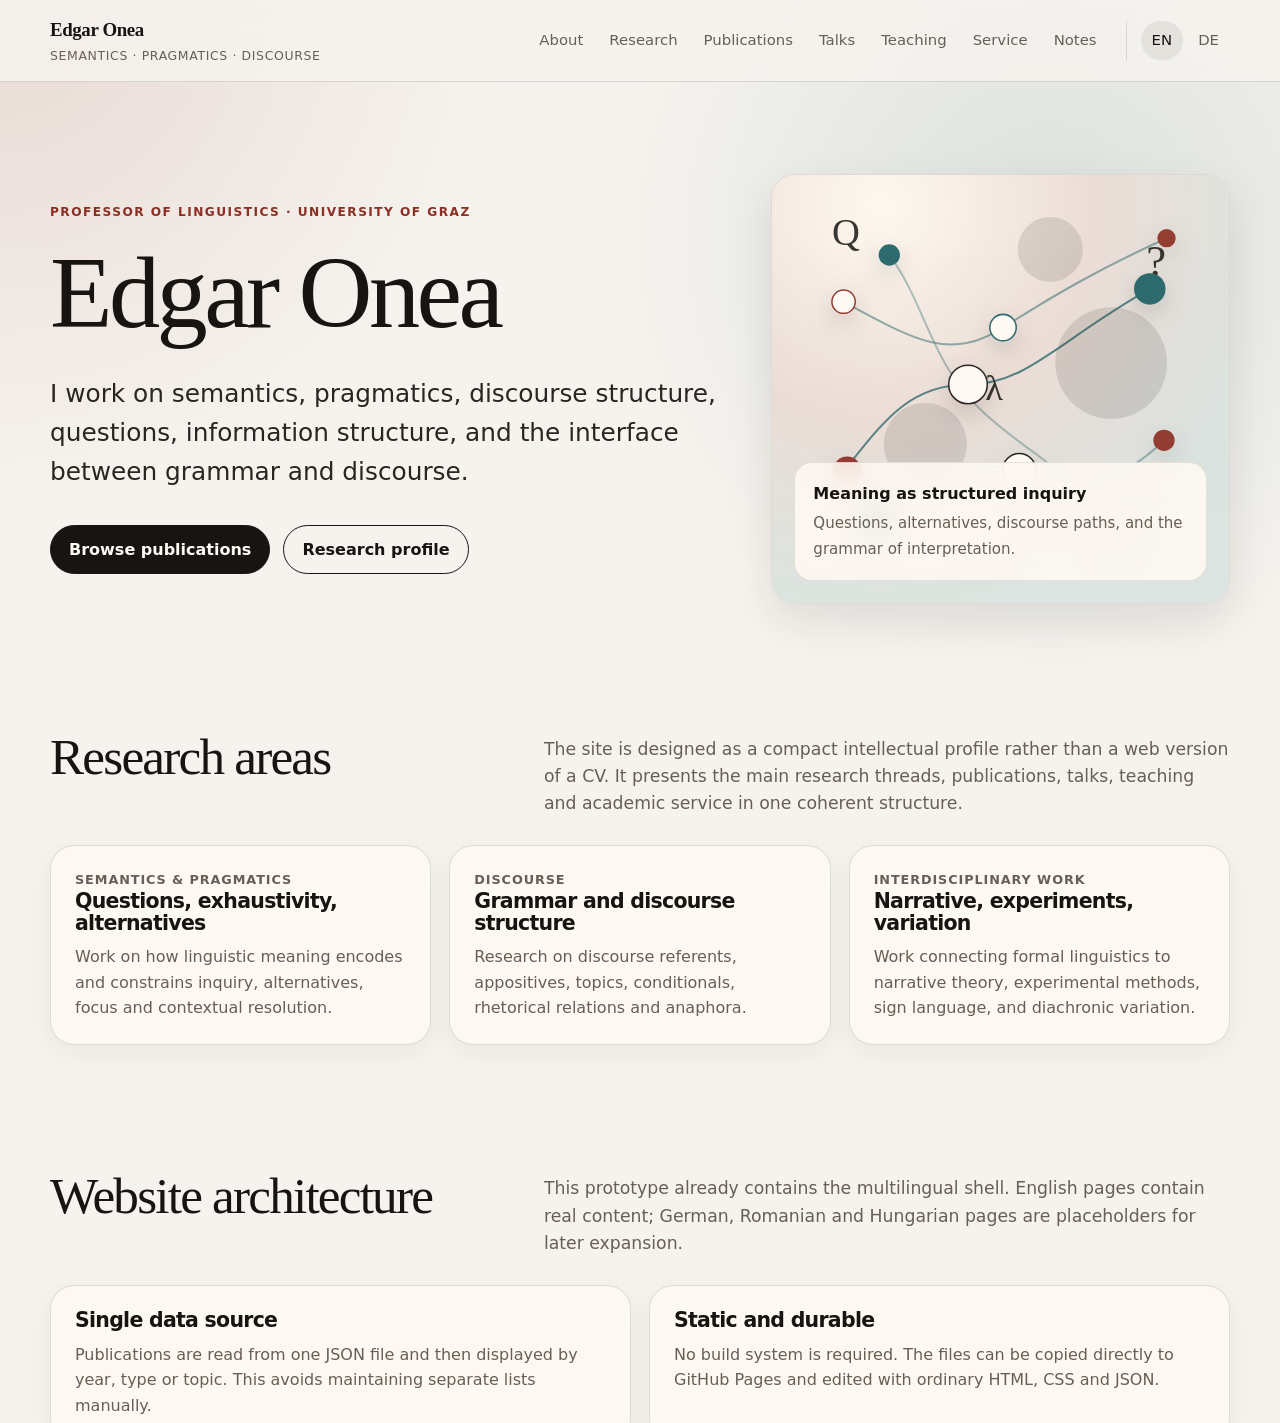
<file: index.html>
<!doctype html>
<html lang="en">
<head>
  <meta charset="utf-8">
  <meta name="viewport" content="width=device-width, initial-scale=1">
  <meta http-equiv="refresh" content="0; url=en/">
  <title>Edgar Onea</title>
  <link rel="canonical" href="en/">
</head>
<body>
  <p>Redirecting to <a href="en/">English homepage</a>.</p>
</body>
</html>
</file>
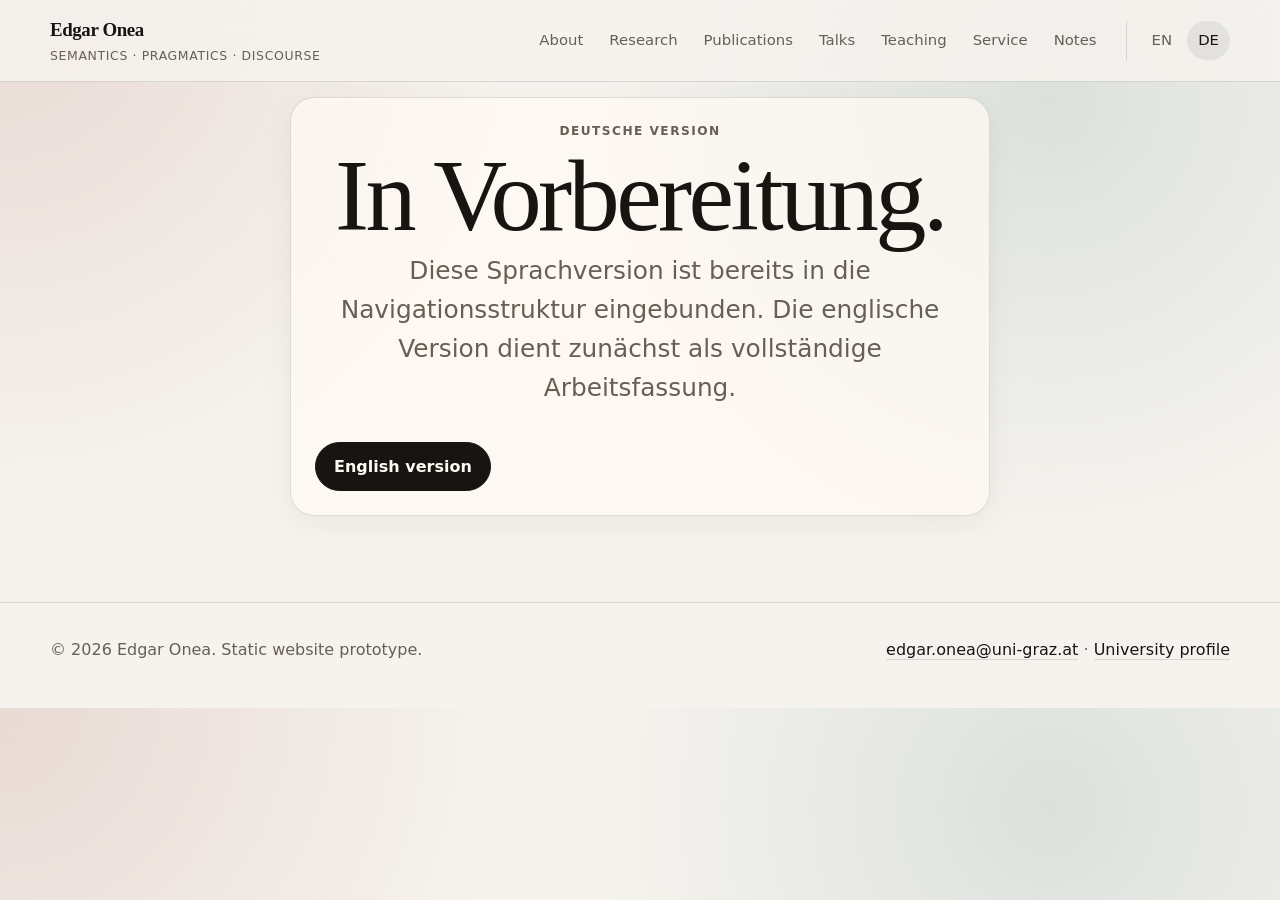
<file: de/index.html>
<!doctype html>
<html lang="de">
<head>
  <meta charset="utf-8">
  <meta name="viewport" content="width=device-width, initial-scale=1">
  <title>Deutsch · Edgar Onea</title>
  <link rel="stylesheet" href="../assets/css/styles.css">
  <script defer src="../assets/js/site.js"></script>
</head>
<body data-lang="de" data-page="home">
  <div id="site-header"></div>
  <main class="placeholder">
    <section class="card">
      <p class="eyebrow">Deutsche Version</p>
      <h1>In Vorbereitung.</h1>
      <p class="lead">Diese Sprachversion ist bereits in die Navigationsstruktur eingebunden. Die englische Version dient zunächst als vollständige Arbeitsfassung.</p>
      <div class="hero-actions"><a class="button" href="/en/">English version</a></div>
    </section>
  </main>
  <div id="site-footer"></div>
</body>
</html>
</file>
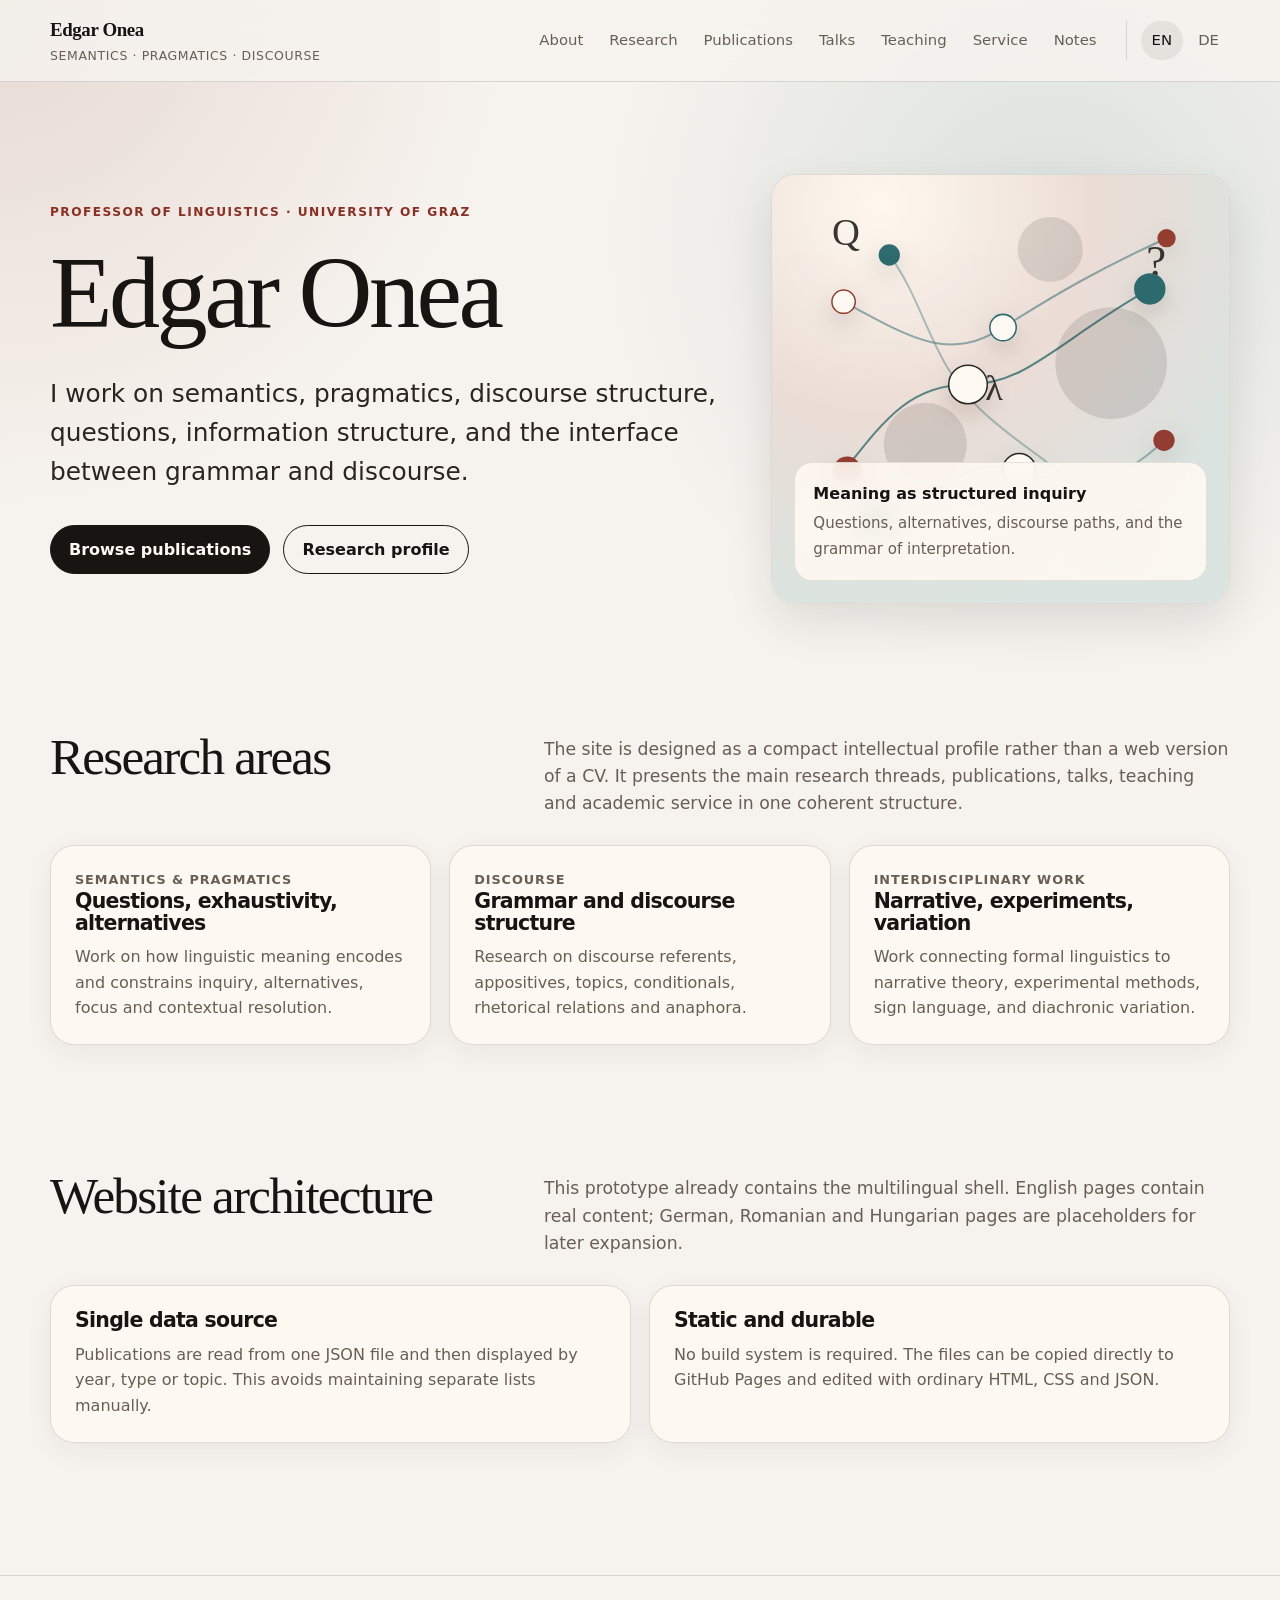
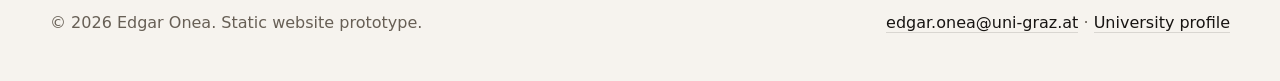
<file: en/index.html>
<!doctype html>
<html lang="en">
<head>
  <meta charset="utf-8">
  <meta name="viewport" content="width=device-width, initial-scale=1">
  <meta name="description" content="Edgar Onea, Professor of Linguistics at the University of Graz. Semantics, pragmatics, discourse, questions, and information structure.">
  <title>Edgar Onea · Linguistics</title>
  <link rel="stylesheet" href="../assets/css/styles.css">
  <script defer src="../assets/js/site.js"></script>
</head>
<body data-lang="en" data-page="home">
  <div id="site-header"></div>
  <main>
    <section class="hero">
      <div>
        <p class="eyebrow">Professor of Linguistics · University of Graz</p>
        <h1>Edgar Onea</h1>
        <p class="lead">I work on semantics, pragmatics, discourse structure, questions, information structure, and the interface between grammar and discourse.</p>
        <div class="hero-actions">
          <a class="button" href="publications.html">Browse publications</a>
          <a class="button secondary" href="research.html">Research profile</a>
        </div>
      </div>
      <aside class="visual-card" aria-label="Abstract discourse graphic">
        <img src="../assets/img/discourse-map.svg" alt="Abstract map of discourse paths and semantic alternatives">
        <div class="visual-caption">
          <strong>Meaning as structured inquiry</strong>
          <span>Questions, alternatives, discourse paths, and the grammar of interpretation.</span>
        </div>
      </aside>
    </section>

    <section class="section">
      <div class="section-head">
        <h2>Research areas</h2>
        <p>The site is designed as a compact intellectual profile rather than a web version of a CV. It presents the main research threads, publications, talks, teaching and academic service in one coherent structure.</p>
      </div>
      <div class="grid three">
        <article class="card">
          <p class="meta">Semantics & pragmatics</p>
          <h3>Questions, exhaustivity, alternatives</h3>
          <p>Work on how linguistic meaning encodes and constrains inquiry, alternatives, focus and contextual resolution.</p>
        </article>
        <article class="card">
          <p class="meta">Discourse</p>
          <h3>Grammar and discourse structure</h3>
          <p>Research on discourse referents, appositives, topics, conditionals, rhetorical relations and anaphora.</p>
        </article>
        <article class="card">
          <p class="meta">Interdisciplinary work</p>
          <h3>Narrative, experiments, variation</h3>
          <p>Work connecting formal linguistics to narrative theory, experimental methods, sign language, and diachronic variation.</p>
        </article>
      </div>
    </section>

    <section class="section">
      <div class="section-head">
        <h2>Website architecture</h2>
        <p>This prototype already contains the multilingual shell. English pages contain real content; German, Romanian and Hungarian pages are placeholders for later expansion.</p>
      </div>
      <div class="grid two">
        <article class="card">
          <h3>Single data source</h3>
          <p>Publications are read from one JSON file and then displayed by year, type or topic. This avoids maintaining separate lists manually.</p>
        </article>
        <article class="card">
          <h3>Static and durable</h3>
          <p>No build system is required. The files can be copied directly to GitHub Pages and edited with ordinary HTML, CSS and JSON.</p>
        </article>
      </div>
    </section>
  </main>
  <div id="site-footer"></div>
</body>
</html>
</file>
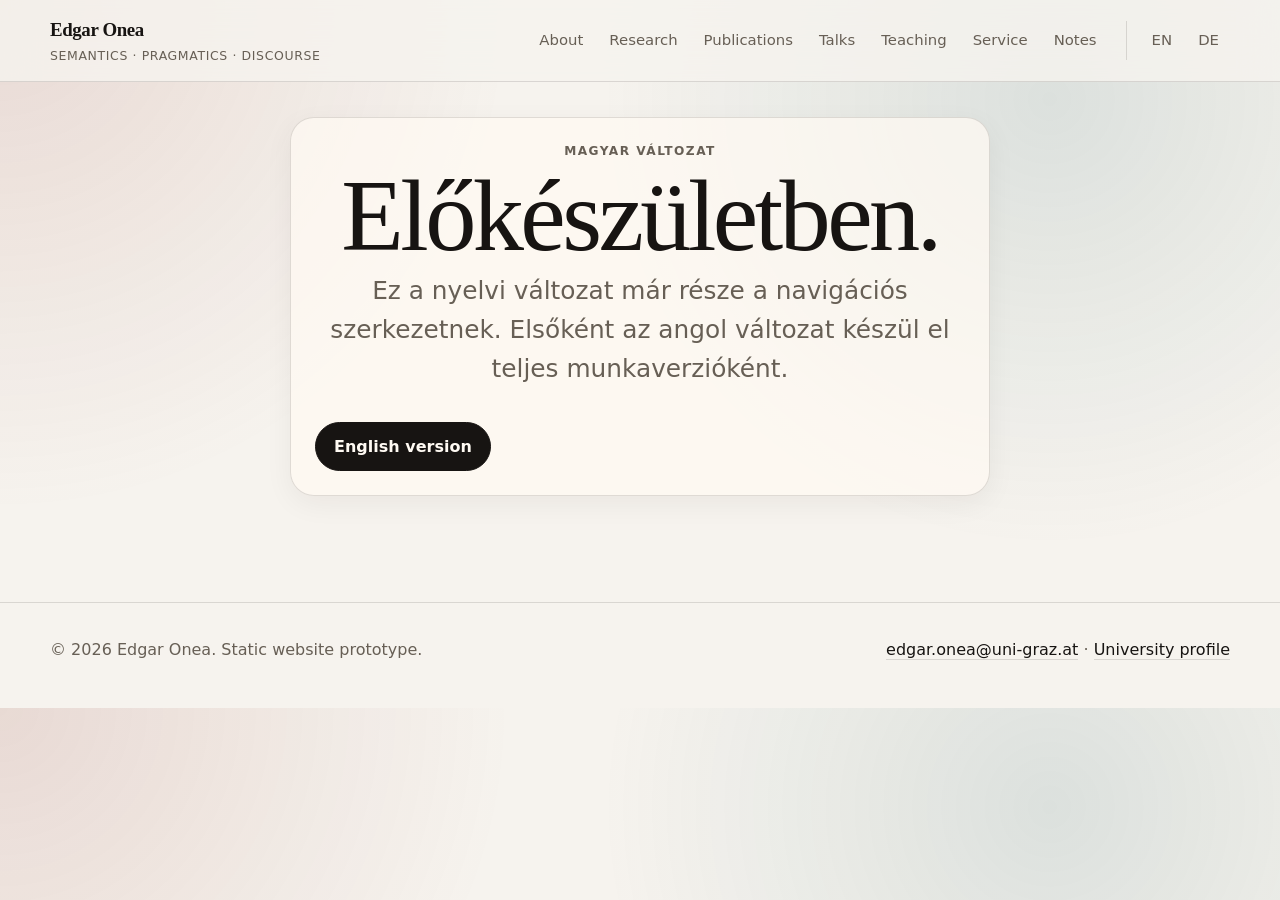
<file: hu/index.html>
<!doctype html>
<html lang="hu">
<head>
  <meta charset="utf-8">
  <meta name="viewport" content="width=device-width, initial-scale=1">
  <title>Magyar · Edgar Onea</title>
  <link rel="stylesheet" href="../assets/css/styles.css">
  <script defer src="../assets/js/site.js"></script>
</head>
<body data-lang="hu" data-page="home">
  <div id="site-header"></div>
  <main class="placeholder">
    <section class="card">
      <p class="eyebrow">Magyar változat</p>
      <h1>Előkészületben.</h1>
      <p class="lead">Ez a nyelvi változat már része a navigációs szerkezetnek. Elsőként az angol változat készül el teljes munkaverzióként.</p>
      <div class="hero-actions"><a class="button" href="/en/">English version</a></div>
    </section>
  </main>
  <div id="site-footer"></div>
</body>
</html>
</file>
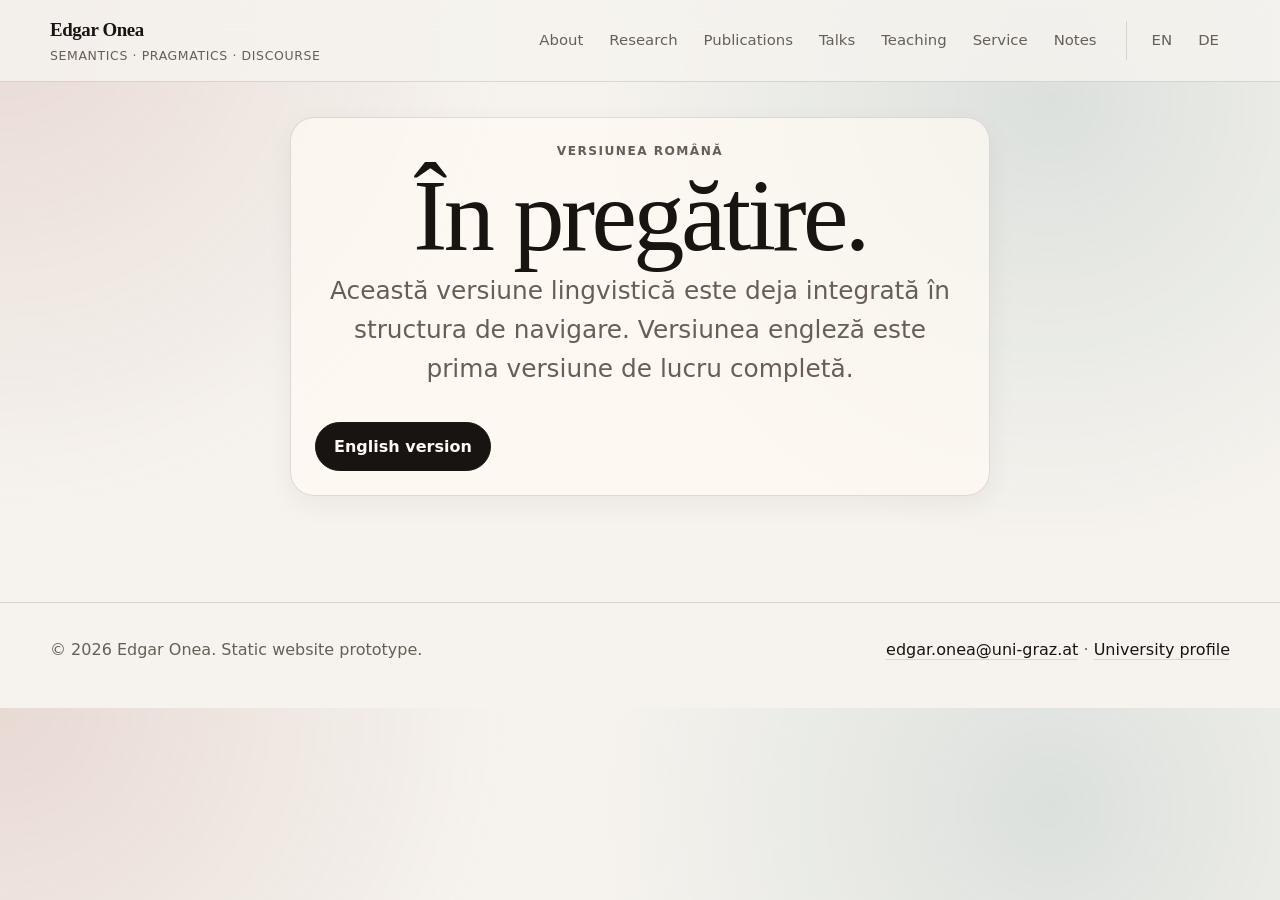
<file: ro/index.html>
<!doctype html>
<html lang="ro">
<head>
  <meta charset="utf-8">
  <meta name="viewport" content="width=device-width, initial-scale=1">
  <title>Română · Edgar Onea</title>
  <link rel="stylesheet" href="../assets/css/styles.css">
  <script defer src="../assets/js/site.js"></script>
</head>
<body data-lang="ro" data-page="home">
  <div id="site-header"></div>
  <main class="placeholder">
    <section class="card">
      <p class="eyebrow">Versiunea română</p>
      <h1>În pregătire.</h1>
      <p class="lead">Această versiune lingvistică este deja integrată în structura de navigare. Versiunea engleză este prima versiune de lucru completă.</p>
      <div class="hero-actions"><a class="button" href="/en/">English version</a></div>
    </section>
  </main>
  <div id="site-footer"></div>
</body>
</html>
</file>
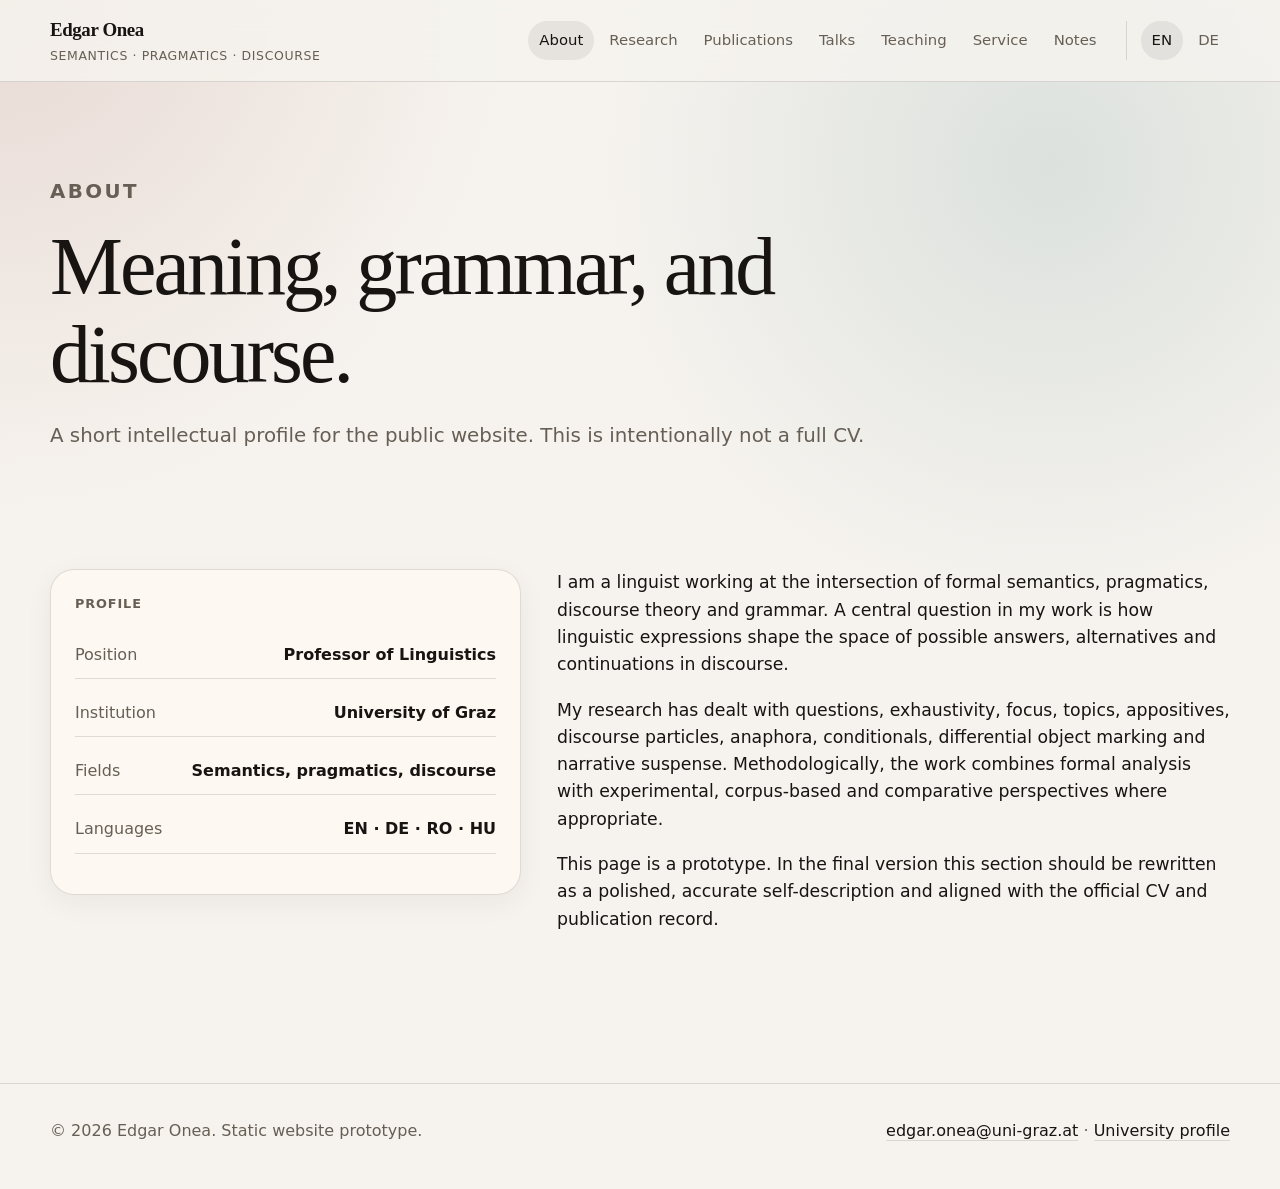
<file: en/about.html>
<!doctype html>
<html lang="en">
<head>
  <meta charset="utf-8">
  <meta name="viewport" content="width=device-width, initial-scale=1">
  <title>About · Edgar Onea</title>
  <link rel="stylesheet" href="../assets/css/styles.css">
  <script defer src="../assets/js/site.js"></script>
</head>
<body data-lang="en" data-page="about">
  <div id="site-header"></div>
  <main>
    <section class="page-hero">
      <p class="eyebrow">About</p>
      <h1>Meaning, grammar, and discourse.</h1>
      <p>A short intellectual profile for the public website. This is intentionally not a full CV.</p>
    </section>
    <section class="section split">
      <aside class="card">
        <p class="meta">Profile</p>
        <dl class="fact-list">
          <div><dt>Position</dt><dd>Professor of Linguistics</dd></div>
          <div><dt>Institution</dt><dd>University of Graz</dd></div>
          <div><dt>Fields</dt><dd>Semantics, pragmatics, discourse</dd></div>
          <div><dt>Languages</dt><dd>EN · DE · RO · HU</dd></div>
        </dl>
      </aside>
      <div class="prose">
        <p>I am a linguist working at the intersection of formal semantics, pragmatics, discourse theory and grammar. A central question in my work is how linguistic expressions shape the space of possible answers, alternatives and continuations in discourse.</p>
        <p>My research has dealt with questions, exhaustivity, focus, topics, appositives, discourse particles, anaphora, conditionals, differential object marking and narrative suspense. Methodologically, the work combines formal analysis with experimental, corpus-based and comparative perspectives where appropriate.</p>
        <p>This page is a prototype. In the final version this section should be rewritten as a polished, accurate self-description and aligned with the official CV and publication record.</p>
      </div>
    </section>
  </main>
  <div id="site-footer"></div>
</body>
</html>
</file>
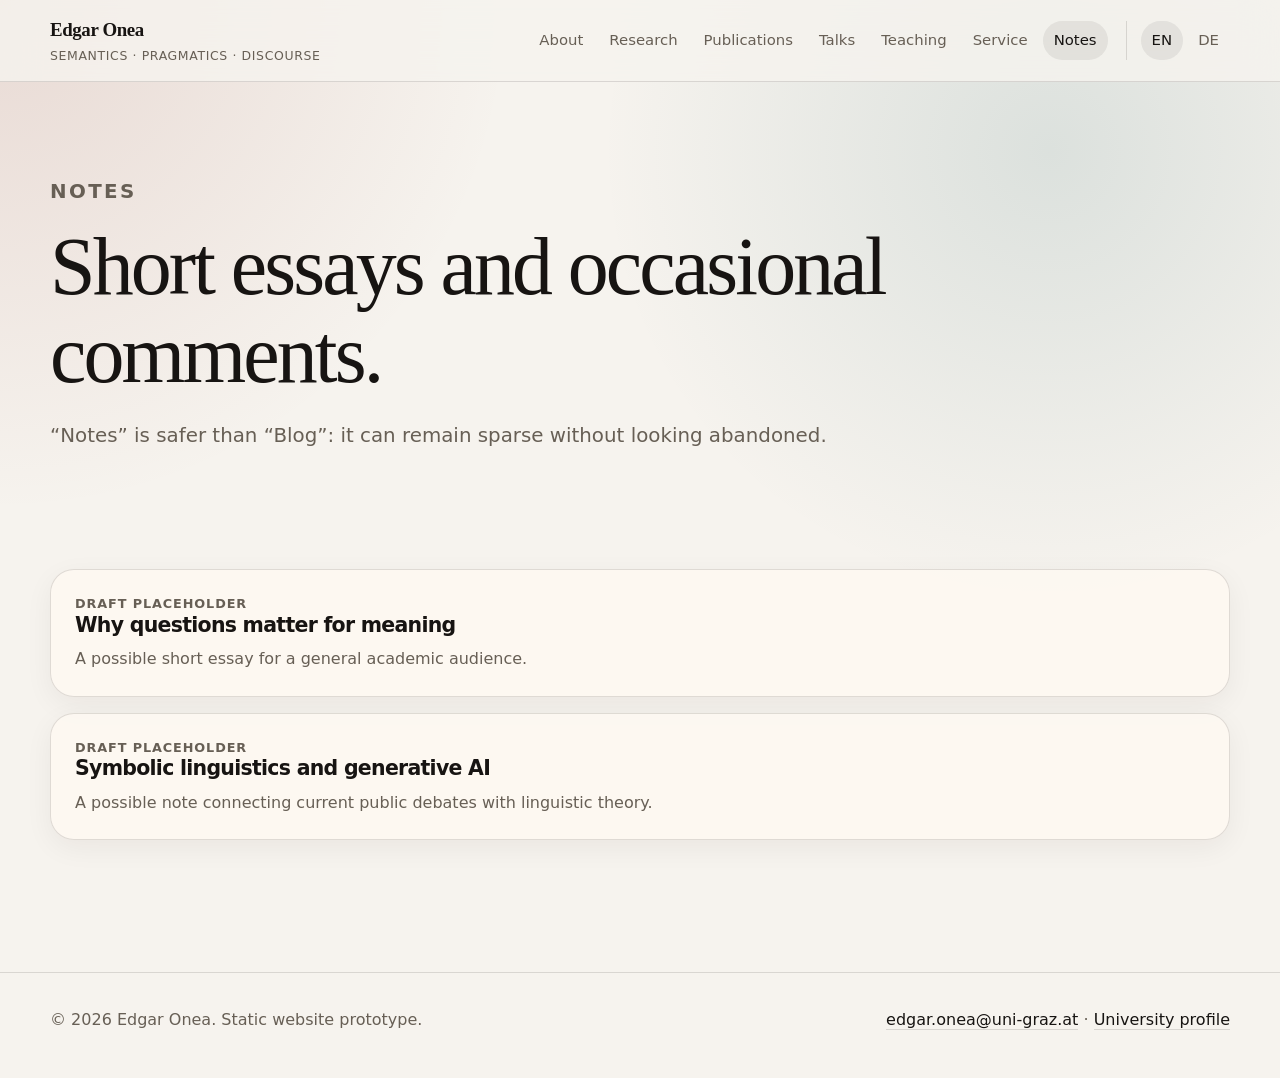
<file: en/notes.html>
<!doctype html>
<html lang="en">
<head>
  <meta charset="utf-8">
  <meta name="viewport" content="width=device-width, initial-scale=1">
  <title>Notes · Edgar Onea</title>
  <link rel="stylesheet" href="../assets/css/styles.css">
  <script defer src="../assets/js/site.js"></script>
</head>
<body data-lang="en" data-page="notes">
  <div id="site-header"></div>
  <main>
    <section class="page-hero">
      <p class="eyebrow">Notes</p>
      <h1>Short essays and occasional comments.</h1>
      <p>“Notes” is safer than “Blog”: it can remain sparse without looking abandoned.</p>
    </section>
    <section class="section note-list">
      <article class="card">
        <p class="meta">Draft placeholder</p>
        <h3>Why questions matter for meaning</h3>
        <p>A possible short essay for a general academic audience.</p>
      </article>
      <article class="card">
        <p class="meta">Draft placeholder</p>
        <h3>Symbolic linguistics and generative AI</h3>
        <p>A possible note connecting current public debates with linguistic theory.</p>
      </article>
    </section>
  </main>
  <div id="site-footer"></div>
</body>
</html>
</file>
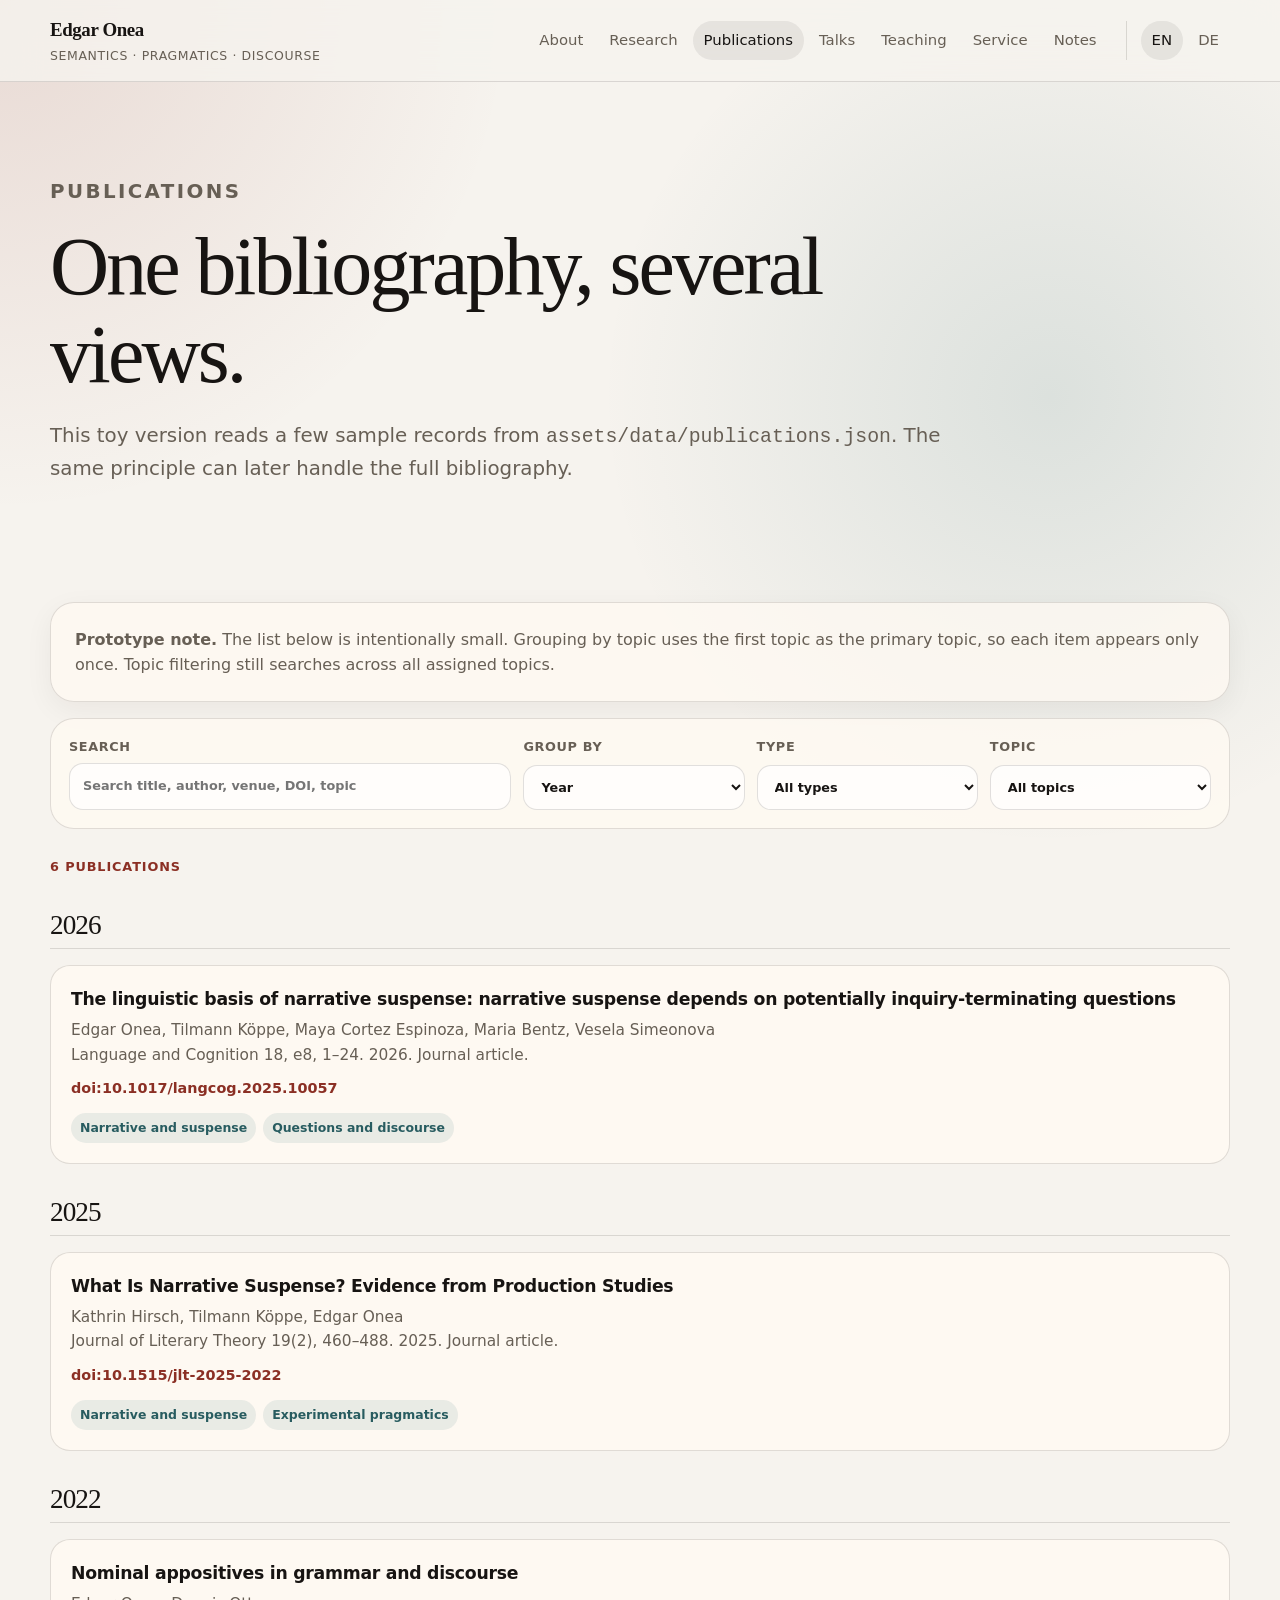
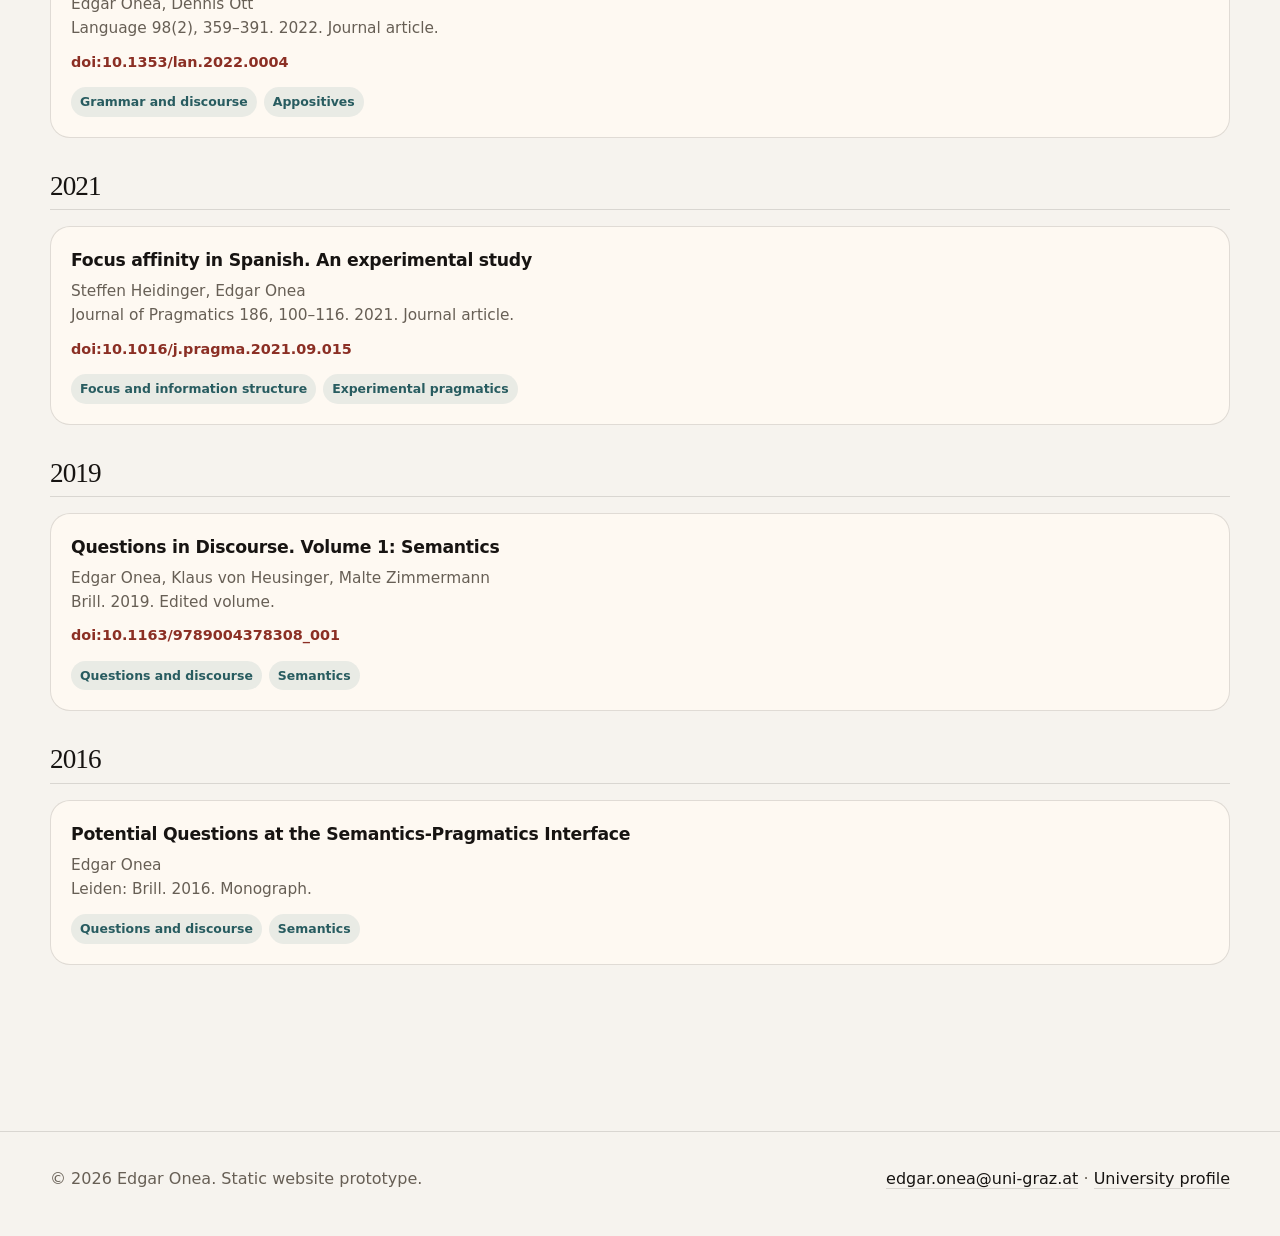
<file: en/publications.html>
<!doctype html>
<html lang="en">
<head>
  <meta charset="utf-8">
  <meta name="viewport" content="width=device-width, initial-scale=1">
  <title>Publications · Edgar Onea</title>
  <link rel="stylesheet" href="../assets/css/styles.css">
  <script defer src="../assets/js/site.js"></script>
  <script defer src="../assets/js/publications.js"></script>
</head>
<body data-lang="en" data-page="publications">
  <div id="site-header"></div>
  <main>
    <section class="page-hero">
      <p class="eyebrow">Publications</p>
      <h1>One bibliography, several views.</h1>
      <p>This toy version reads a few sample records from <code>assets/data/publications.json</code>. The same principle can later handle the full bibliography.</p>
    </section>

    <section class="section">
      <div class="card">
        <p><strong>Prototype note.</strong> The list below is intentionally small. Grouping by topic uses the first topic as the primary topic, so each item appears only once. Topic filtering still searches across all assigned topics.</p>
      </div>
      <form class="controls" onsubmit="return false;" aria-label="Publication filters">
        <label>Search
          <input id="publication-search" type="search" placeholder="Search title, author, venue, DOI, topic">
        </label>
        <label>Group by
          <select id="group-by">
            <option value="year">Year</option>
            <option value="type">Type</option>
            <option value="topic">Primary topic</option>
            <option value="none">No grouping</option>
          </select>
        </label>
        <label>Type
          <select id="filter-type"><option>Loading…</option></select>
        </label>
        <label>Topic
          <select id="filter-topic"><option>Loading…</option></select>
        </label>
      </form>
      <p class="meta" id="publication-count">Loading publications</p>
      <div id="publication-results"></div>
    </section>
  </main>
  <div id="site-footer"></div>
</body>
</html>
</file>
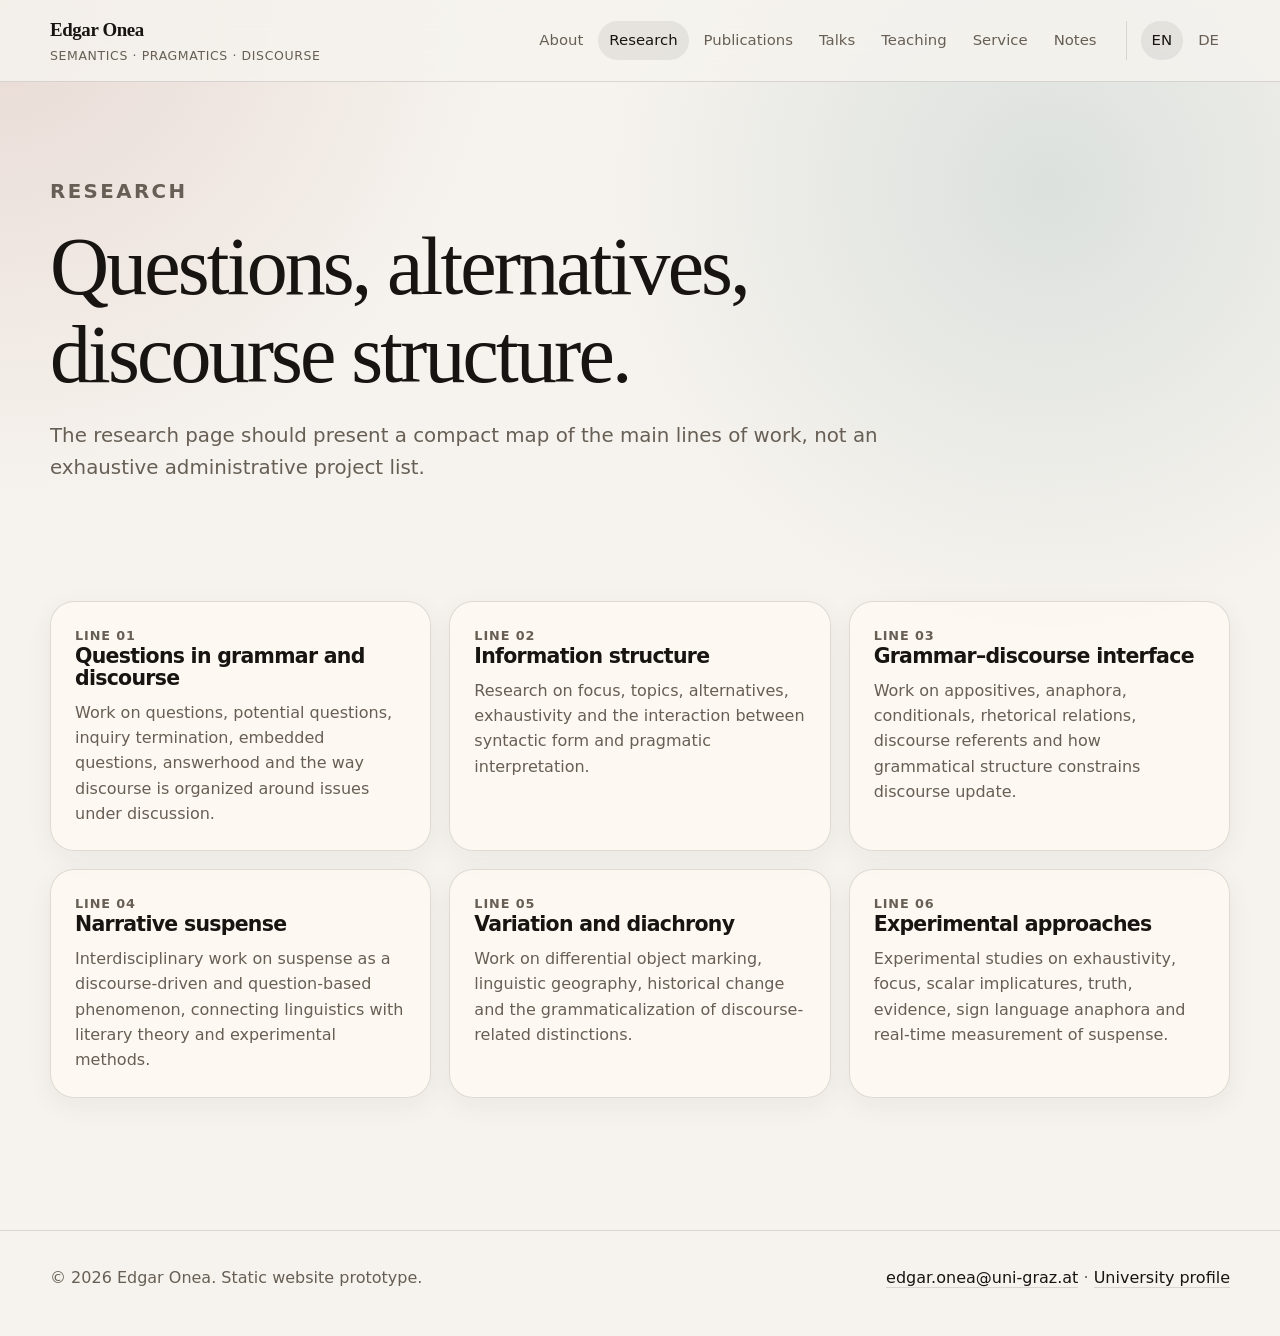
<file: en/research.html>
<!doctype html>
<html lang="en">
<head>
  <meta charset="utf-8">
  <meta name="viewport" content="width=device-width, initial-scale=1">
  <title>Research · Edgar Onea</title>
  <link rel="stylesheet" href="../assets/css/styles.css">
  <script defer src="../assets/js/site.js"></script>
</head>
<body data-lang="en" data-page="research">
  <div id="site-header"></div>
  <main>
    <section class="page-hero">
      <p class="eyebrow">Research</p>
      <h1>Questions, alternatives, discourse structure.</h1>
      <p>The research page should present a compact map of the main lines of work, not an exhaustive administrative project list.</p>
    </section>
    <section class="section">
      <div class="grid three">
        <article class="card">
          <p class="meta">Line 01</p>
          <h3>Questions in grammar and discourse</h3>
          <p>Work on questions, potential questions, inquiry termination, embedded questions, answerhood and the way discourse is organized around issues under discussion.</p>
        </article>
        <article class="card">
          <p class="meta">Line 02</p>
          <h3>Information structure</h3>
          <p>Research on focus, topics, alternatives, exhaustivity and the interaction between syntactic form and pragmatic interpretation.</p>
        </article>
        <article class="card">
          <p class="meta">Line 03</p>
          <h3>Grammar–discourse interface</h3>
          <p>Work on appositives, anaphora, conditionals, rhetorical relations, discourse referents and how grammatical structure constrains discourse update.</p>
        </article>
        <article class="card">
          <p class="meta">Line 04</p>
          <h3>Narrative suspense</h3>
          <p>Interdisciplinary work on suspense as a discourse-driven and question-based phenomenon, connecting linguistics with literary theory and experimental methods.</p>
        </article>
        <article class="card">
          <p class="meta">Line 05</p>
          <h3>Variation and diachrony</h3>
          <p>Work on differential object marking, linguistic geography, historical change and the grammaticalization of discourse-related distinctions.</p>
        </article>
        <article class="card">
          <p class="meta">Line 06</p>
          <h3>Experimental approaches</h3>
          <p>Experimental studies on exhaustivity, focus, scalar implicatures, truth, evidence, sign language anaphora and real-time measurement of suspense.</p>
        </article>
      </div>
    </section>
  </main>
  <div id="site-footer"></div>
</body>
</html>
</file>
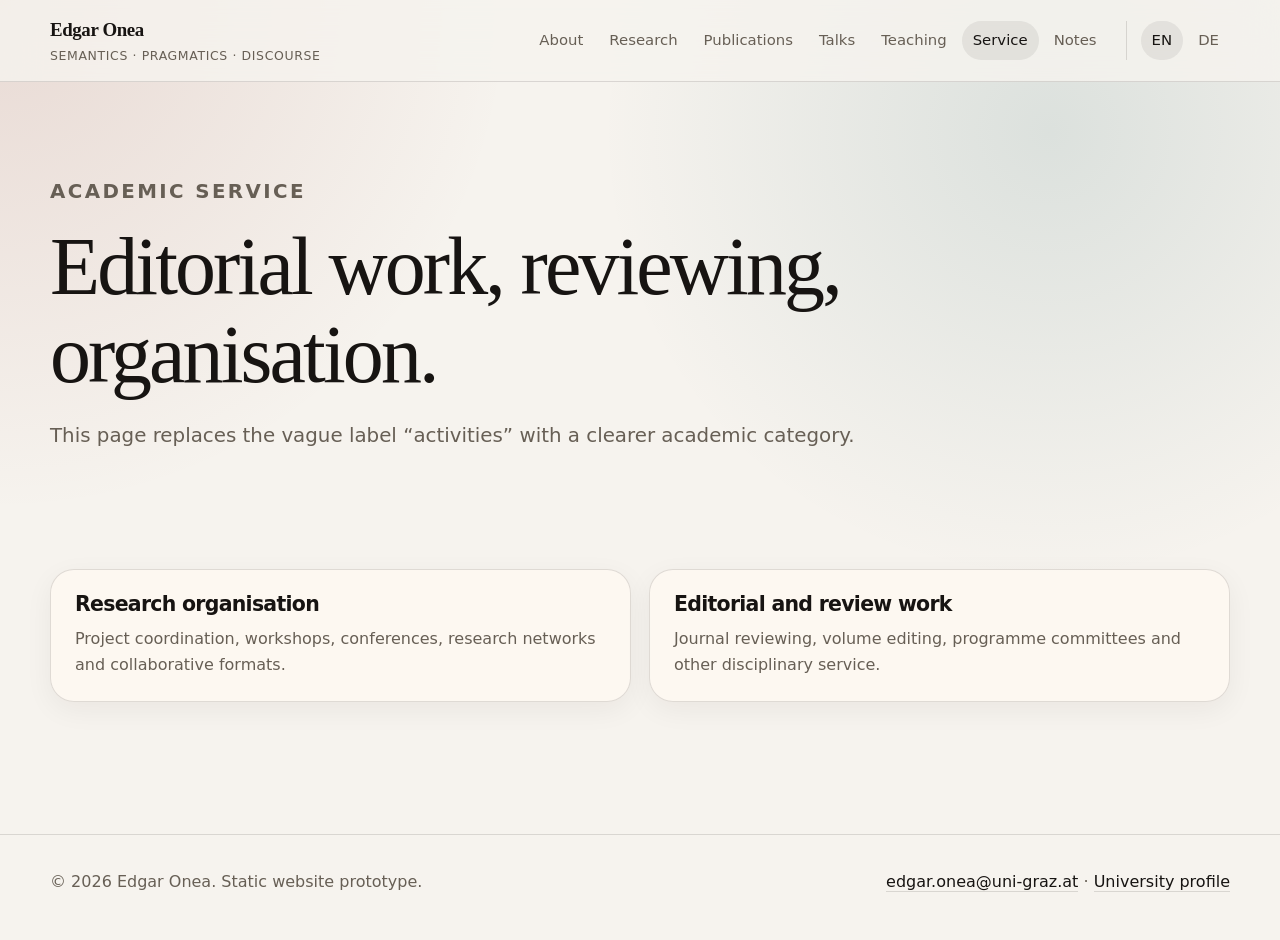
<file: en/service.html>
<!doctype html>
<html lang="en">
<head>
  <meta charset="utf-8">
  <meta name="viewport" content="width=device-width, initial-scale=1">
  <title>Academic Service · Edgar Onea</title>
  <link rel="stylesheet" href="../assets/css/styles.css">
  <script defer src="../assets/js/site.js"></script>
</head>
<body data-lang="en" data-page="service">
  <div id="site-header"></div>
  <main>
    <section class="page-hero">
      <p class="eyebrow">Academic service</p>
      <h1>Editorial work, reviewing, organisation.</h1>
      <p>This page replaces the vague label “activities” with a clearer academic category.</p>
    </section>
    <section class="section">
      <div class="grid two">
        <article class="card">
          <h3>Research organisation</h3>
          <p>Project coordination, workshops, conferences, research networks and collaborative formats.</p>
        </article>
        <article class="card">
          <h3>Editorial and review work</h3>
          <p>Journal reviewing, volume editing, programme committees and other disciplinary service.</p>
        </article>
      </div>
    </section>
  </main>
  <div id="site-footer"></div>
</body>
</html>
</file>
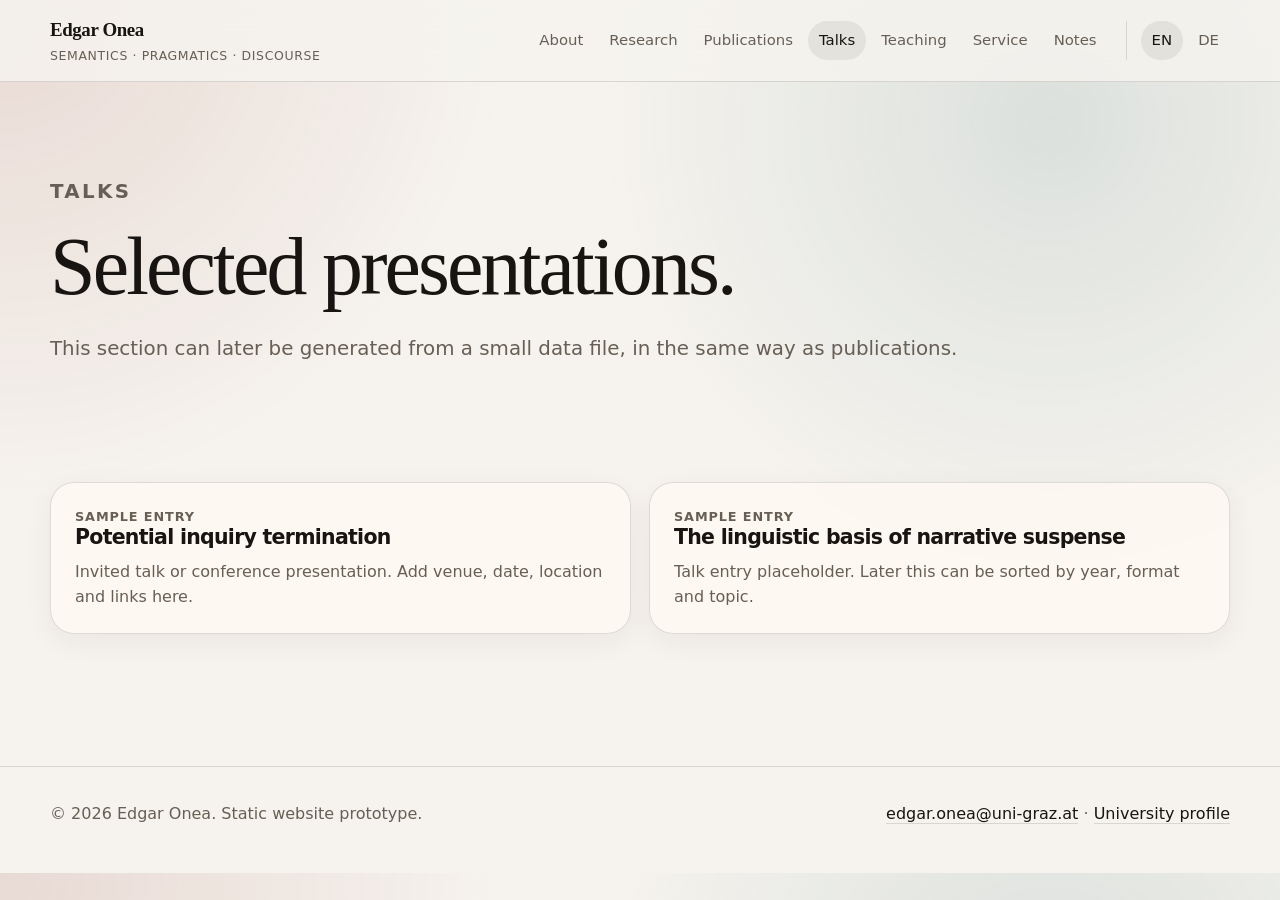
<file: en/talks.html>
<!doctype html>
<html lang="en">
<head>
  <meta charset="utf-8">
  <meta name="viewport" content="width=device-width, initial-scale=1">
  <title>Talks · Edgar Onea</title>
  <link rel="stylesheet" href="../assets/css/styles.css">
  <script defer src="../assets/js/site.js"></script>
</head>
<body data-lang="en" data-page="talks">
  <div id="site-header"></div>
  <main>
    <section class="page-hero">
      <p class="eyebrow">Talks</p>
      <h1>Selected presentations.</h1>
      <p>This section can later be generated from a small data file, in the same way as publications.</p>
    </section>
    <section class="section">
      <div class="grid two">
        <article class="card">
          <p class="meta">Sample entry</p>
          <h3>Potential inquiry termination</h3>
          <p>Invited talk or conference presentation. Add venue, date, location and links here.</p>
        </article>
        <article class="card">
          <p class="meta">Sample entry</p>
          <h3>The linguistic basis of narrative suspense</h3>
          <p>Talk entry placeholder. Later this can be sorted by year, format and topic.</p>
        </article>
      </div>
    </section>
  </main>
  <div id="site-footer"></div>
</body>
</html>
</file>
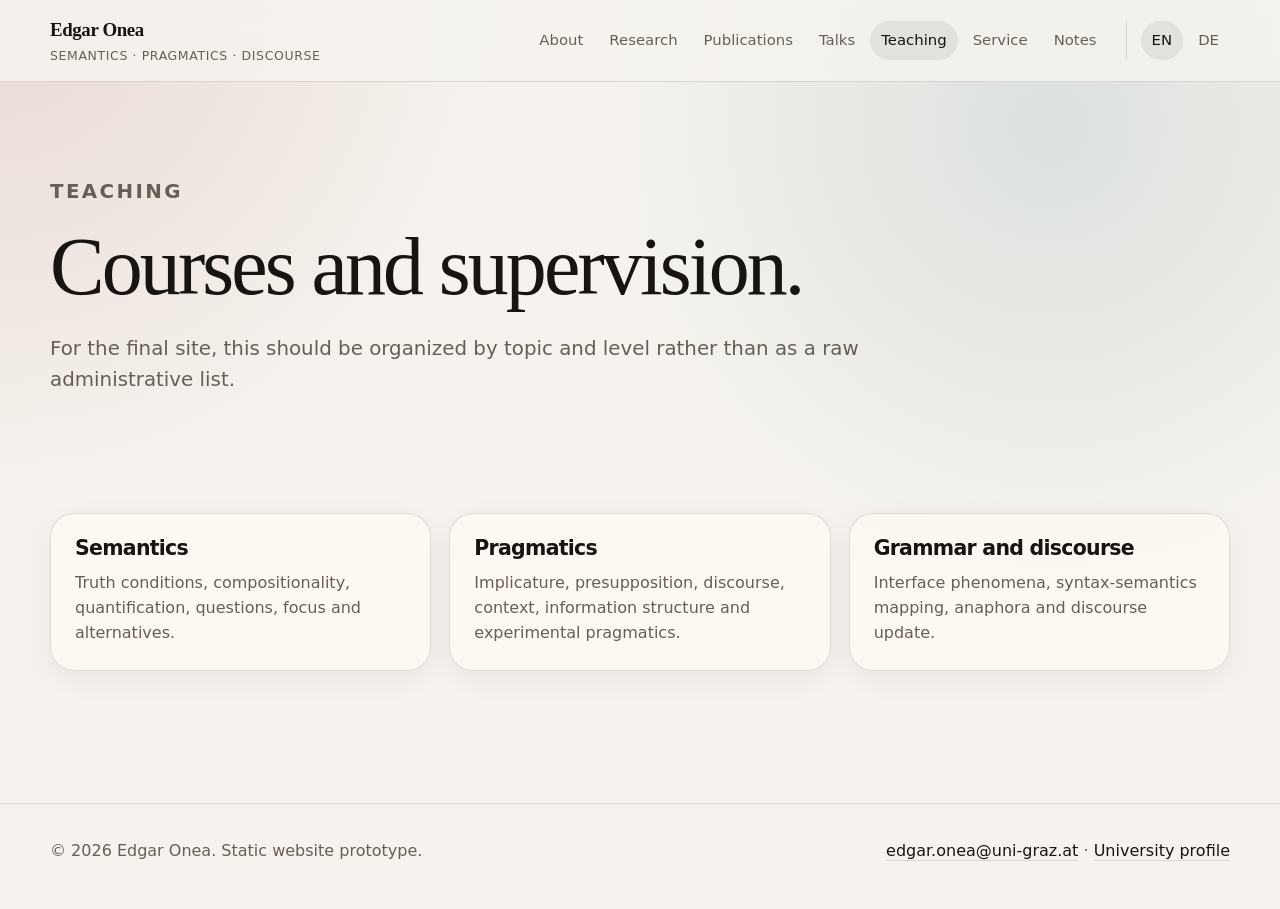
<file: en/teaching.html>
<!doctype html>
<html lang="en">
<head>
  <meta charset="utf-8">
  <meta name="viewport" content="width=device-width, initial-scale=1">
  <title>Teaching · Edgar Onea</title>
  <link rel="stylesheet" href="../assets/css/styles.css">
  <script defer src="../assets/js/site.js"></script>
</head>
<body data-lang="en" data-page="teaching">
  <div id="site-header"></div>
  <main>
    <section class="page-hero">
      <p class="eyebrow">Teaching</p>
      <h1>Courses and supervision.</h1>
      <p>For the final site, this should be organized by topic and level rather than as a raw administrative list.</p>
    </section>
    <section class="section">
      <div class="grid three">
        <article class="card">
          <h3>Semantics</h3>
          <p>Truth conditions, compositionality, quantification, questions, focus and alternatives.</p>
        </article>
        <article class="card">
          <h3>Pragmatics</h3>
          <p>Implicature, presupposition, discourse, context, information structure and experimental pragmatics.</p>
        </article>
        <article class="card">
          <h3>Grammar and discourse</h3>
          <p>Interface phenomena, syntax-semantics mapping, anaphora and discourse update.</p>
        </article>
      </div>
    </section>
  </main>
  <div id="site-footer"></div>
</body>
</html>
</file>
<file: assets/css/styles.css>
:root {
  --bg: #f6f3ee;
  --paper: #fffaf3;
  --ink: #171412;
  --muted: #675f55;
  --line: rgba(23, 20, 18, 0.13);
  --accent: #8b2f24;
  --accent-2: #1e5e63;
  --accent-soft: #eadbd4;
  --shadow: 0 18px 45px rgba(32, 23, 16, 0.10);
  --radius: 24px;
  --max: 1180px;
}

* { box-sizing: border-box; }
html { scroll-behavior: smooth; }
body {
  margin: 0;
  font-family: Inter, ui-sans-serif, system-ui, -apple-system, BlinkMacSystemFont, "Segoe UI", sans-serif;
  color: var(--ink);
  background:
    radial-gradient(circle at top left, rgba(139,47,36,0.13), transparent 32rem),
    radial-gradient(circle at 82% 14%, rgba(30,94,99,0.12), transparent 28rem),
    var(--bg);
  line-height: 1.58;
}

a { color: inherit; }
img { max-width: 100%; display: block; }

.site-header {
  position: sticky;
  top: 0;
  z-index: 50;
  backdrop-filter: blur(18px);
  background: rgba(246, 243, 238, 0.82);
  border-bottom: 1px solid var(--line);
}

.header-inner {
  width: min(var(--max), calc(100% - 40px));
  margin: 0 auto;
  display: flex;
  align-items: center;
  justify-content: space-between;
  gap: 24px;
  padding: 15px 0;
}

.brand {
  text-decoration: none;
  display: grid;
  gap: 1px;
  min-width: max-content;
}

.brand strong {
  font-family: Georgia, "Times New Roman", serif;
  font-size: 1.18rem;
  letter-spacing: -0.02em;
}

.brand span {
  color: var(--muted);
  font-size: 0.78rem;
  letter-spacing: 0.05em;
  text-transform: uppercase;
}

.nav-wrap {
  display: flex;
  align-items: center;
  gap: 18px;
}

.primary-nav, .language-nav {
  display: flex;
  align-items: center;
  gap: 4px;
}

.primary-nav a, .language-nav a {
  text-decoration: none;
  border-radius: 999px;
  padding: 8px 11px;
  color: var(--muted);
  font-size: 0.93rem;
  transition: background .18s ease, color .18s ease;
}

.primary-nav a:hover, .language-nav a:hover,
.primary-nav a[aria-current="page"], .language-nav a[aria-current="page"] {
  background: rgba(23, 20, 18, 0.07);
  color: var(--ink);
}

.language-nav {
  border-left: 1px solid var(--line);
  padding-left: 14px;
}

.menu-button {
  display: none;
  border: 1px solid var(--line);
  background: rgba(255,255,255,0.45);
  border-radius: 999px;
  padding: 8px 13px;
  font: inherit;
  color: var(--ink);
}

main {
  width: min(var(--max), calc(100% - 40px));
  margin: 0 auto;
}

.hero {
  display: grid;
  grid-template-columns: minmax(0, 1.08fr) minmax(280px, 0.74fr);
  gap: 52px;
  align-items: center;
  padding: 92px 0 64px;
}

.eyebrow {
  margin: 0 0 16px;
  color: var(--accent);
  text-transform: uppercase;
  letter-spacing: 0.12em;
  font-size: 0.76rem;
  font-weight: 740;
}

h1, h2, h3 {
  line-height: 1.07;
  letter-spacing: -0.035em;
}

h1 {
  margin: 0;
  font-family: Georgia, "Times New Roman", serif;
  font-weight: 500;
  font-size: clamp(3.1rem, 8vw, 6.7rem);
}

h2 {
  margin: 0 0 20px;
  font-size: clamp(2rem, 4vw, 3.35rem);
  font-family: Georgia, "Times New Roman", serif;
  font-weight: 500;
}

h3 {
  margin: 0 0 10px;
  font-size: 1.28rem;
}

.lead {
  font-size: clamp(1.18rem, 2.2vw, 1.55rem);
  color: #2a2521;
  max-width: 820px;
  margin: 26px 0 0;
}

.hero-actions {
  display: flex;
  flex-wrap: wrap;
  gap: 13px;
  margin-top: 34px;
}

.button {
  display: inline-flex;
  align-items: center;
  justify-content: center;
  min-height: 44px;
  padding: 11px 18px;
  border-radius: 999px;
  border: 1px solid var(--ink);
  background: var(--ink);
  color: var(--paper);
  text-decoration: none;
  font-weight: 700;
}

.button.secondary {
  background: transparent;
  color: var(--ink);
}

.visual-card {
  position: relative;
  min-height: 430px;
  border: 1px solid var(--line);
  border-radius: var(--radius);
  background: rgba(255,250,243,0.76);
  box-shadow: var(--shadow);
  overflow: hidden;
}

.visual-card img {
  width: 100%;
  height: 100%;
  object-fit: cover;
  position: absolute;
  inset: 0;
  opacity: 0.92;
}

.visual-caption {
  position: absolute;
  left: 22px;
  right: 22px;
  bottom: 22px;
  padding: 18px;
  border-radius: 18px;
  background: rgba(255,250,243,0.88);
  border: 1px solid rgba(23,20,18,0.10);
  backdrop-filter: blur(14px);
}

.visual-caption strong { display: block; margin-bottom: 4px; }
.visual-caption span { color: var(--muted); font-size: 0.94rem; }

.section {
  padding: 62px 0;
}

.section-head {
  display: grid;
  grid-template-columns: 0.65fr 1fr;
  gap: 48px;
  align-items: start;
  margin-bottom: 28px;
}

.section-head p {
  margin: 6px 0 0;
  color: var(--muted);
  font-size: 1.08rem;
}

.grid {
  display: grid;
  gap: 18px;
}

.grid.three { grid-template-columns: repeat(3, minmax(0, 1fr)); }
.grid.two { grid-template-columns: repeat(2, minmax(0, 1fr)); }

.card {
  border: 1px solid var(--line);
  border-radius: var(--radius);
  background: rgba(255,250,243,0.72);
  box-shadow: 0 8px 28px rgba(32,23,16,0.055);
  padding: 24px;
}

.card p { color: var(--muted); margin: 0; }
.card h3 + p { margin-top: 8px; }

.meta {
  color: var(--accent);
  font-size: 0.8rem;
  letter-spacing: 0.07em;
  text-transform: uppercase;
  font-weight: 760;
  margin-bottom: 10px;
}

.page-hero {
  padding: 72px 0 36px;
  max-width: 920px;
}

.page-hero h1 {
  font-size: clamp(2.9rem, 6.4vw, 5.2rem);
}

.page-hero p {
  margin-top: 22px;
  color: var(--muted);
  font-size: 1.24rem;
}

.prose {
  max-width: 870px;
  font-size: 1.08rem;
}

.prose p { margin: 0 0 18px; }
.prose strong { color: var(--ink); }

.split {
  display: grid;
  grid-template-columns: 0.7fr 1fr;
  gap: 36px;
  align-items: start;
}

.fact-list {
  display: grid;
  gap: 10px;
}

.fact-list div {
  display: flex;
  justify-content: space-between;
  gap: 18px;
  border-bottom: 1px solid var(--line);
  padding: 11px 0;
}

.fact-list dt { color: var(--muted); }
.fact-list dd { margin: 0; text-align: right; font-weight: 650; }

.controls {
  display: grid;
  grid-template-columns: 1.4fr repeat(3, minmax(145px, .7fr));
  gap: 12px;
  margin: 16px 0 28px;
  padding: 18px;
  border-radius: var(--radius);
  background: rgba(255,250,243,0.78);
  border: 1px solid var(--line);
}

.controls label {
  display: grid;
  gap: 6px;
  color: var(--muted);
  font-size: 0.8rem;
  letter-spacing: 0.05em;
  text-transform: uppercase;
  font-weight: 730;
}

input, select {
  width: 100%;
  border: 1px solid var(--line);
  background: rgba(255,255,255,0.70);
  border-radius: 14px;
  padding: 12px 13px;
  font: inherit;
  color: var(--ink);
  outline: none;
}

input:focus, select:focus {
  border-color: rgba(139,47,36,0.55);
  box-shadow: 0 0 0 3px rgba(139,47,36,0.11);
}

.publication-group {
  margin: 34px 0;
}

.publication-group h2 {
  font-size: 1.7rem;
  margin-bottom: 16px;
  padding-bottom: 8px;
  border-bottom: 1px solid var(--line);
}

.pub-list {
  display: grid;
  gap: 13px;
}

.publication {
  padding: 20px;
  border: 1px solid var(--line);
  border-radius: 20px;
  background: rgba(255,250,243,0.82);
}

.publication-title {
  margin: 0 0 5px;
  font-size: 1.08rem;
  font-weight: 780;
  letter-spacing: -0.015em;
}

.publication-authors, .publication-venue, .publication-tags {
  margin: 0;
  color: var(--muted);
  font-size: 0.96rem;
}

.publication-tags {
  display: flex;
  flex-wrap: wrap;
  gap: 7px;
  margin-top: 13px;
}

.tag {
  border-radius: 999px;
  padding: 5px 9px;
  background: rgba(30,94,99,0.09);
  color: #285c60;
  font-size: 0.78rem;
  font-weight: 700;
}

.doi {
  margin-top: 10px;
  display: inline-block;
  color: var(--accent);
  text-decoration: none;
  font-weight: 700;
  font-size: 0.9rem;
}

.placeholder {
  min-height: 50vh;
  display: grid;
  place-items: center;
  text-align: center;
}

.placeholder .card {
  max-width: 700px;
}

.site-footer {
  border-top: 1px solid var(--line);
  margin-top: 70px;
  padding: 34px 0 46px;
  color: var(--muted);
}

.footer-inner {
  width: min(var(--max), calc(100% - 40px));
  margin: 0 auto;
  display: flex;
  justify-content: space-between;
  gap: 24px;
  flex-wrap: wrap;
}

.footer-inner a { color: var(--ink); text-decoration: none; border-bottom: 1px solid var(--line); }

.note-list {
  display: grid;
  gap: 16px;
}

@media (max-width: 940px) {
  .menu-button { display: inline-flex; }
  .nav-wrap {
    position: absolute;
    left: 20px;
    right: 20px;
    top: calc(100% + 8px);
    display: none;
    padding: 14px;
    border: 1px solid var(--line);
    border-radius: 20px;
    background: rgba(255,250,243,0.96);
    box-shadow: var(--shadow);
    flex-direction: column;
    align-items: stretch;
  }
  .site-header.open .nav-wrap { display: flex; }
  .primary-nav, .language-nav { flex-wrap: wrap; }
  .language-nav { border-left: 0; padding-left: 0; border-top: 1px solid var(--line); padding-top: 10px; }
  .hero, .section-head, .split { grid-template-columns: 1fr; }
  .hero { padding-top: 58px; }
  .visual-card { min-height: 320px; }
  .grid.three, .grid.two { grid-template-columns: 1fr; }
  .controls { grid-template-columns: 1fr; }
}

@media (max-width: 540px) {
  .header-inner, main, .footer-inner { width: min(var(--max), calc(100% - 26px)); }
  .brand span { display: none; }
  .card, .publication { padding: 18px; }
  .section { padding: 42px 0; }
}
</file>
